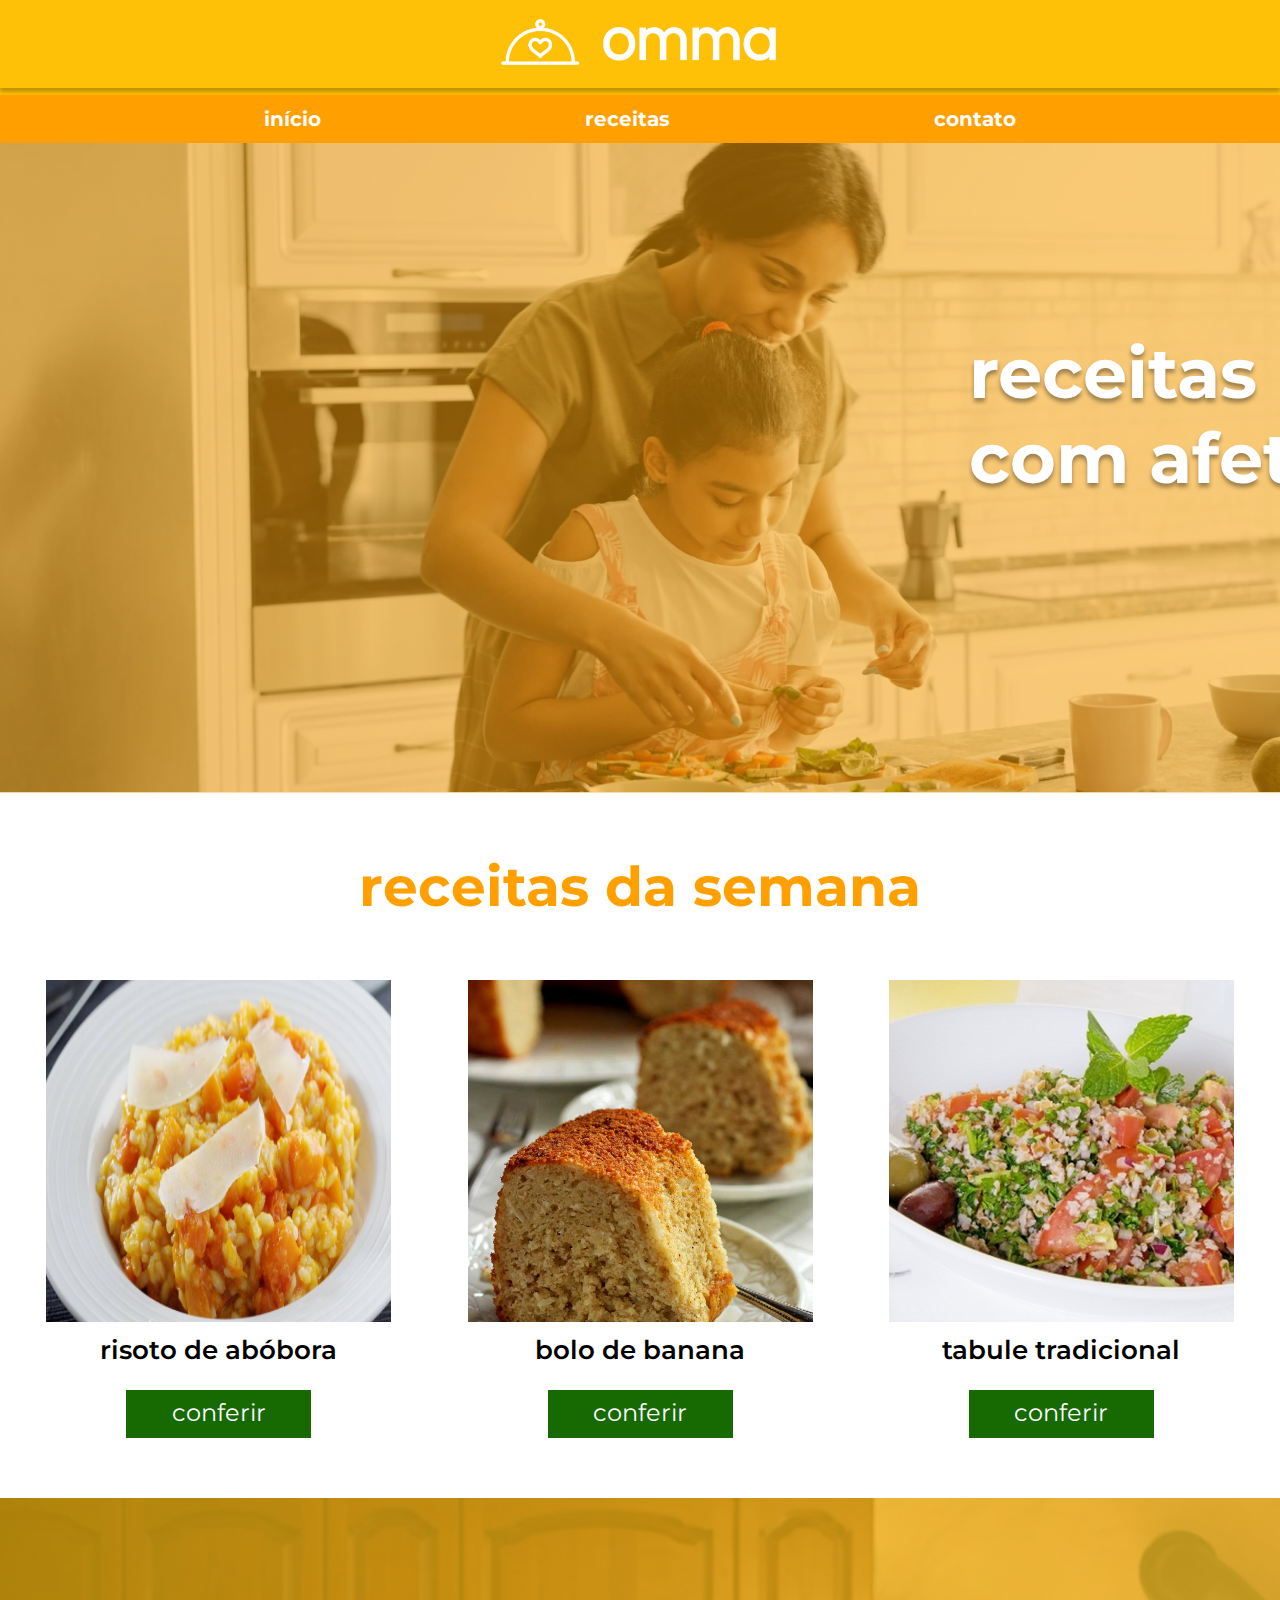
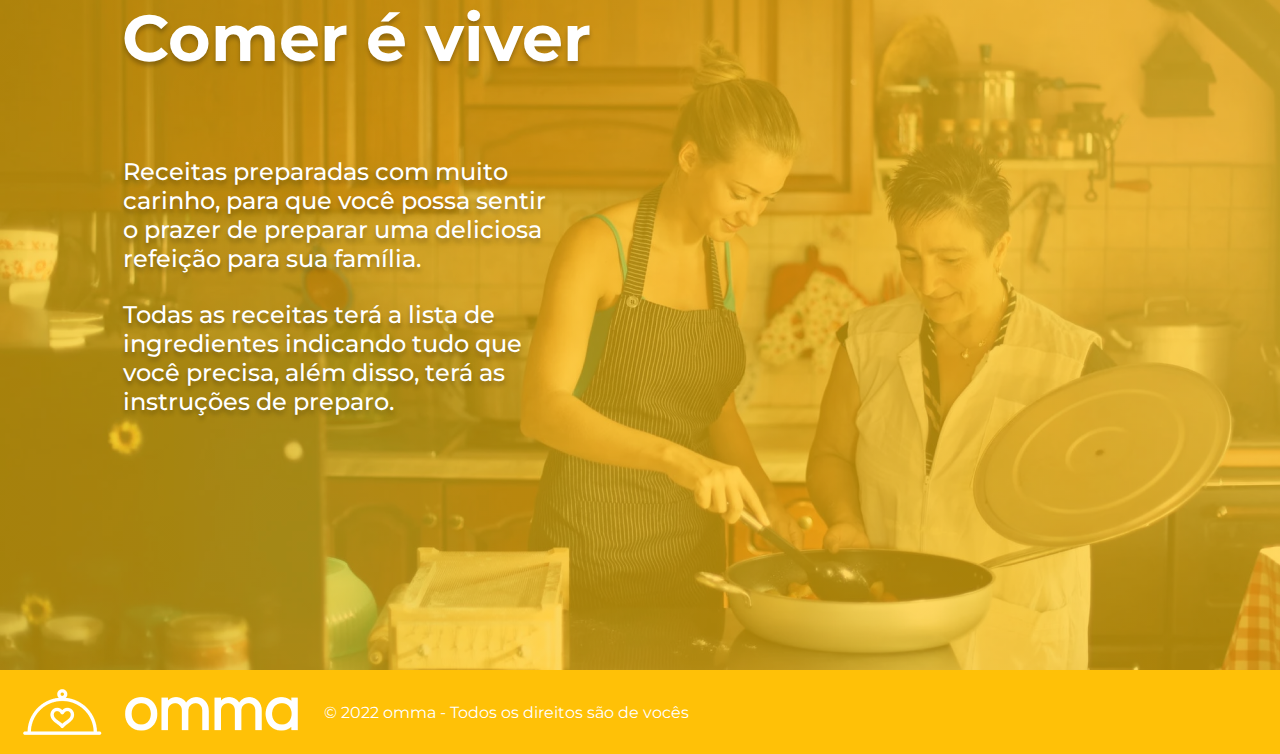
<file: paginas-html/index.html>
<!DOCTYPE html>
<html lang="pt-BR">
<head>
  <meta charset="UTF-8">
  <meta http-equiv="X-UA-Compatible" content="IE=edge">
  <meta name="viewport" content="width=device-width, initial-scale=1.0">
  <meta name="author" content="Fabi Boniolo">
  <!-- Fontes -->
  <link rel="preconnect" href="https://fonts.googleapis.com">
  <link rel="preconnect" href="https://fonts.gstatic.com" crossorigin>
  <link href="https://fonts.googleapis.com/css2?family=Montserrat:wght@300;400;500;600;700&display=swap" rel="stylesheet">
  <!-- Estilo -->
  <link rel="stylesheet" href="../estilo-css/style.css">
  <!-- Fim Estilo -->
  <title>Site de receitas Omma</title>
</head>
<body>
  <!-- Início Cabeçalho -->
  <header>
    <div class="foto-logo">
      <img src="../img-omma/logo.png" alt="foto logo do site">
    </div>
  </header>
  <!-- Fim Cabeçalho -->
  <!-- Início Navegação -->
  <nav>
    <ul class="navegacao">
      <li><a href="#">início</a></li>
      <li><a href="#">receitas</a></li>
      <li><a href="#">contato</a></li>
    </ul>
  </nav>
  <!-- Fim Navegação -->
  <!-- Início principal -->
  <main>
    <section class="foto-principal">
      <h1>receitas com afeto</h1>
    </section>
    <article>
      <h2 class="titulo">receitas da semana</h2>
      <article class="todas-receitas">
        <article class="foto-receitas">
          <img width="345" height="342" class="foto-receita" src="../img-omma/risoto.png" alt="Foto risoto de abóbora">
          <span class="descricao">risoto de abóbora</span>
          <a class="conferir" href="index.html" class="foto-receitas">conferir</a>
        </article>
        <article class="foto-receitas">
          <img width="345" height="342" class="foto-receita" src="../img-omma/bolo-banana.png" alt="Foto bolo de banana">
          <span class="descricao">bolo de banana</span>
          <a class="conferir" href="index.html" class="foto-receitas">conferir</a>
        </article>
        <article class="foto-receitas">
          <img width="345" height="342" class="foto-receita" src="../img-omma/tabule.png" alt="Foto tabule tradicional">
          <span class="descricao">tabule tradicional</span>
          <a class="conferir" href="index.html" class="foto-receitas">conferir</a>
        </article>
      </article>
  </main>
  <!-- Fim Principal -->
  <!-- Inicio conteudo secundário -->
  <section class="foto-comer-viver">
    <h2>Comer é viver</h2>
    <div class="paragrafos">
      <p>
        Receitas preparadas com muito
        carinho, para que você possa 
        sentir o prazer de preparar uma 
        deliciosa refeição para sua família.
      </p>
      <p class="paragrafo2">
        Todas as receitas terá a lista de 
        ingredientes indicando tudo que 
        você precisa, além disso, terá as 
        instruções de preparo.
      </p>
  </div>
  </section>
  <!-- Fim conteúdo Secundário -->
  <!-- Início rodapé -->
  <footer class="rodape" >
    <img src="../img-omma/logo footer.png" alt="logo rodapé">
    <p>© 2022 omma - Todos os direitos são de vocês</p>
</footer>
<!-- Fim rodapé -->
</body>
</html>
</file>
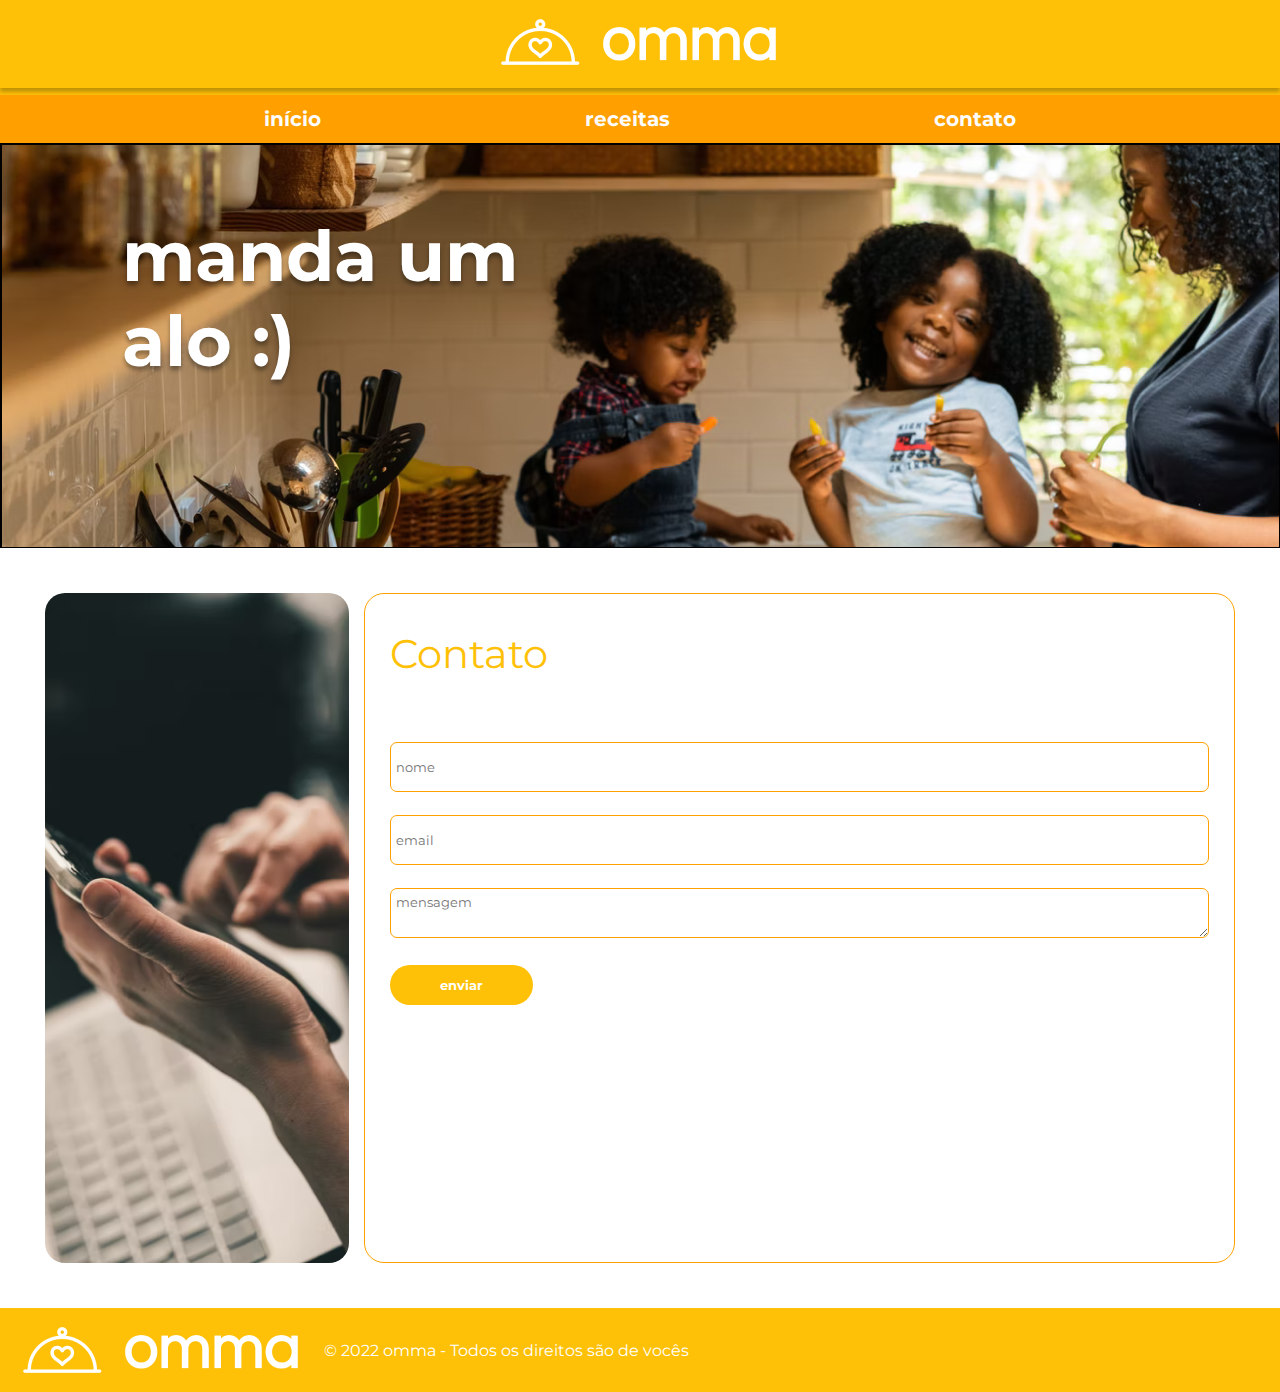
<file: paginas-html/contato.html>
<!DOCTYPE html>
<html lang="pt-BR">
<head>
  <meta charset="UTF-8">
  <meta http-equiv="X-UA-Compatible" content="IE=edge">
  <meta name="viewport" content="width=device-width, initial-scale=1.0">
  <meta name="author" content="Fabi Boniolo">
  <!-- Fontes -->
  <link rel="preconnect" href="https://fonts.googleapis.com">
  <link rel="preconnect" href="https://fonts.gstatic.com" crossorigin>
  <link href="https://fonts.googleapis.com/css2?family=Montserrat:wght@300;400;500;600;700&display=swap" rel="stylesheet">
  <!-- Estilo -->
  <link rel="stylesheet" href="../estilo-css/style.css">
  <!-- Fim Estilo -->
  <title>Site de receitas Omma</title>
</head>
<body>
  <!-- Início Cabeçalho -->
  <header>
    <div class="foto-logo">
      <img src="../img-omma/logo.png" alt="foto logo do site">
    </div>
  </header>
  <!-- Fim Cabeçalho -->
  <!-- Início Navegação -->
  <nav>
    <ul class="navegacao">
      <li><a href="#">início</a></li>
      <li><a href="#">receitas</a></li>
      <li><a href="#">contato</a></li>
    </ul>
  </nav>
  <!-- Fim Navegação -->
  <!-- Início principal -->
  <section id="secao-alo">
    <h1>manda um alo :)</h1>
  </section>
  <main class="principal-contato">
    <img src="../img-omma/celular.png" alt="">
    <form class="formulario" action="">
      <fieldset class="contorno">
        <legend class="legenda">Contato</legend>
        <div>
          <label class="entrada"></label>
          <input class="dados" type="text" name="nome" placeholder="nome" required>
        </div>

        <div>
          <label class="entrada"></label>
          <input class="dados" type="email" name="email" placeholder="email" required>
        </div>

        <div>
          <label class="entrada"></label>
          <textarea class="dados" name="mensagem" placeholder="mensagem" required id="" cols="30" rows="10"></textarea>
        </div>

        <div>
          <button class="botao" type="submit">enviar</button>
        </div>
    </fieldset>
    
    </form>
  </main>
<!-- fim principal -->
  
  <!-- Início rodapé -->
  <footer class="rodape" >
    <img src="../img-omma/logo footer.png" alt="logo rodapé">
    <p>© 2022 omma - Todos os direitos são de vocês</p>
  </footer>
<!-- Fim rodapé -->
</body>
</html>
</file>
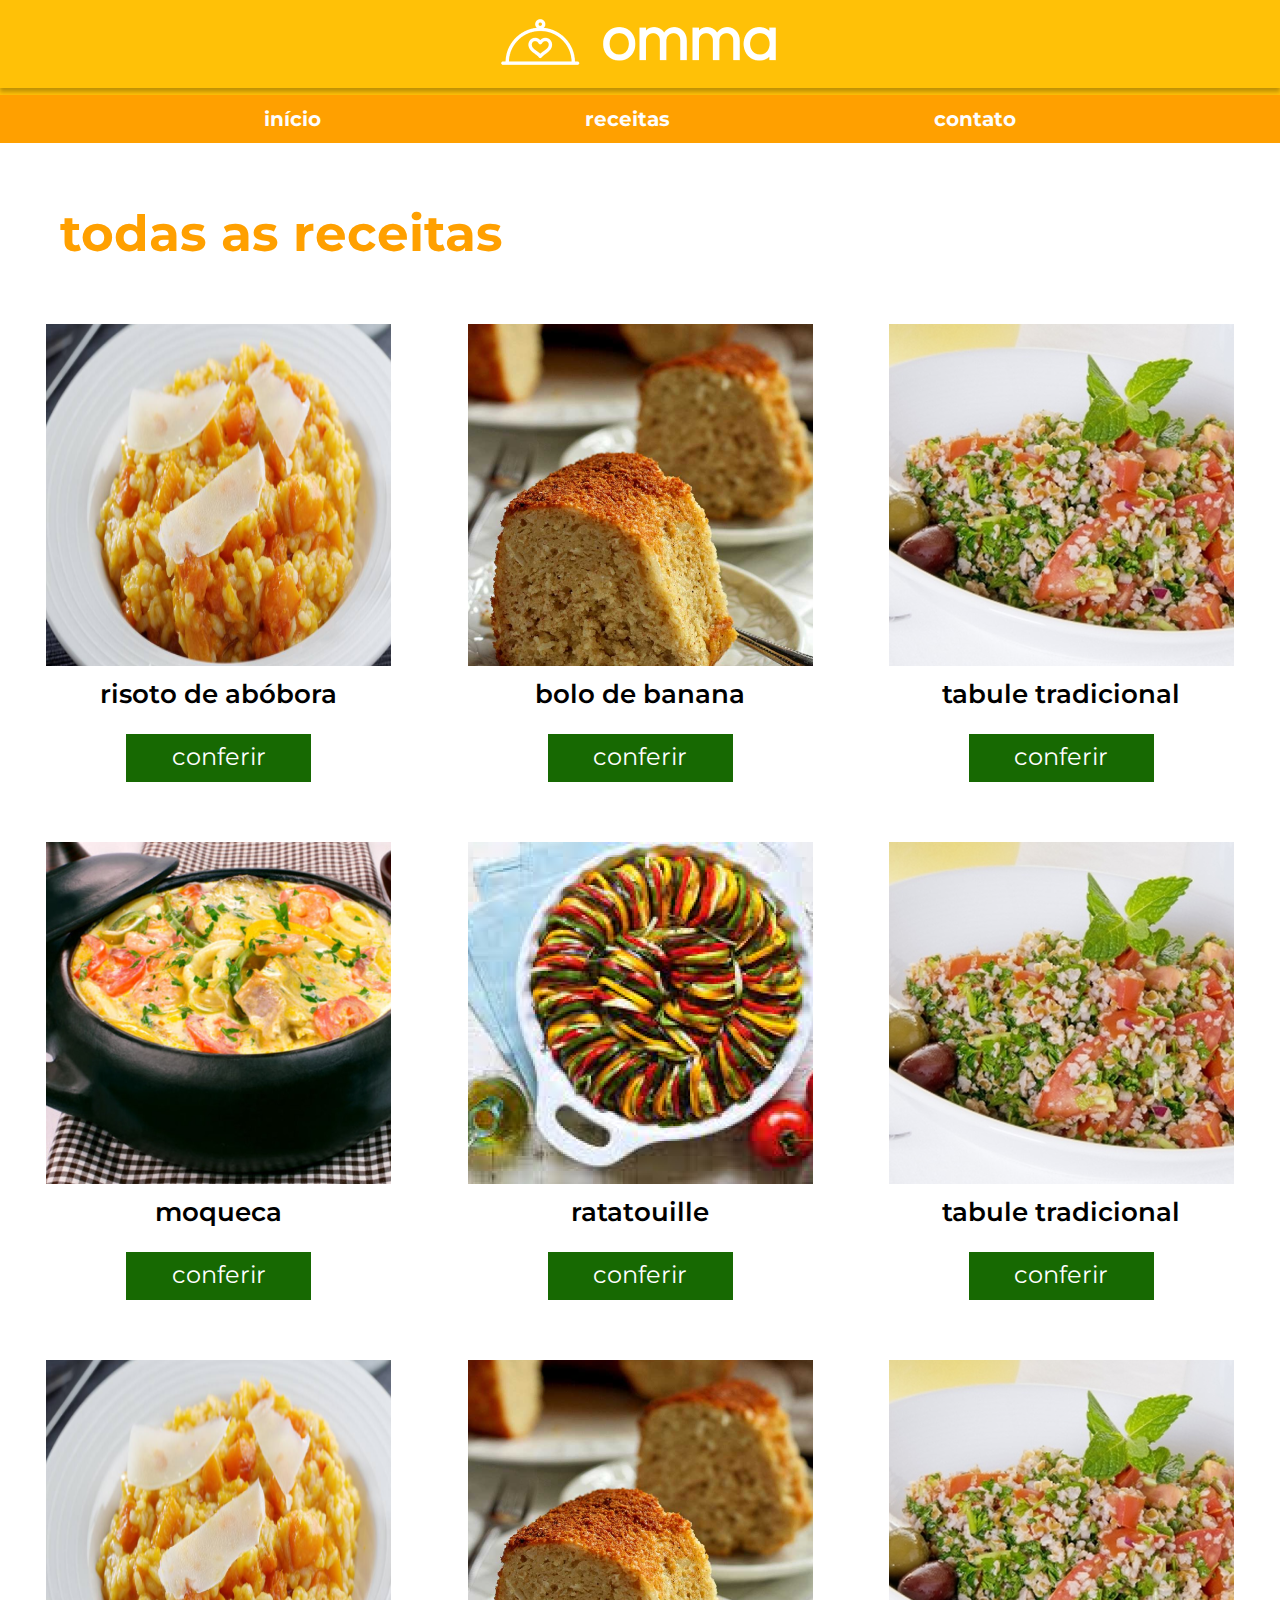
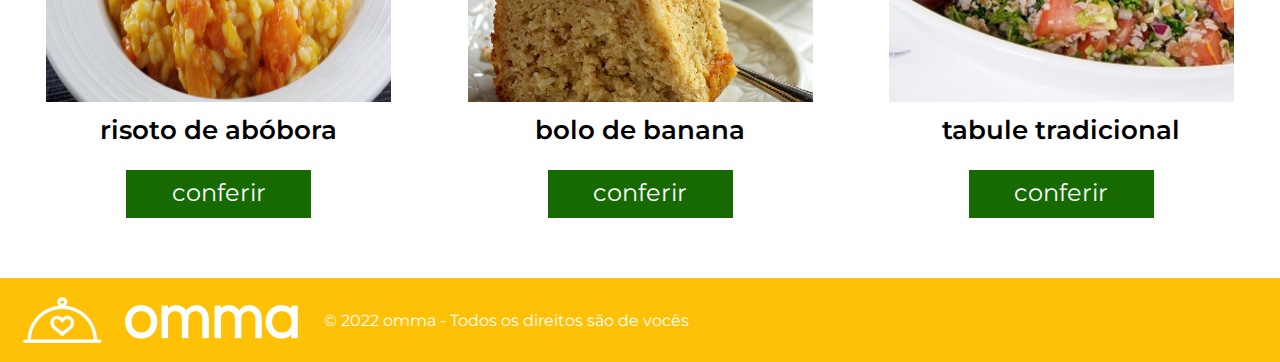
<file: paginas-html/lista-receitas.html>
<!DOCTYPE html>
<html lang="pt-BR">
<head>
  <meta charset="UTF-8">
  <meta http-equiv="X-UA-Compatible" content="IE=edge">
  <meta name="viewport" content="width=device-width, initial-scale=1.0">
  <meta name="author" content="Fabi Boniolo">
  <!-- Fontes -->
  <link rel="preconnect" href="https://fonts.googleapis.com">
  <link rel="preconnect" href="https://fonts.gstatic.com" crossorigin>
  <link href="https://fonts.googleapis.com/css2?family=Montserrat:wght@300;400;500;600;700&display=swap" rel="stylesheet">
  <!-- Estilo -->
  <link rel="stylesheet" href="../estilo-css/style.css">
  <!-- Fim Estilo -->
  <title>Site de receitas Omma</title>
</head>
<body>
  <!-- Início Cabeçalho -->
  <header>
    <div class="foto-logo">
      <img src="../img-omma/logo.png" alt="foto logo do site">
    </div>
  </header>
  <!-- Fim Cabeçalho -->
  <!-- Início Navegação -->
  <nav>
    <ul class="navegacao">
      <li><a href="#">início</a></li>
      <li><a href="#">receitas</a></li>
      <li><a href="#">contato</a></li>
    </ul>
  </nav>
  <!-- Fim Navegação -->
  <!-- Início principal -->
  <main>
    <article>
      <h1 class="titulo-h1">todas as receitas</h1>
      <article class="todas-receitas">
        <article class="foto-receitas">
          <img width="345" height="342" class="foto-receita" src="../img-omma/risoto.png" alt="Foto risoto de abóbora">
          <span class="descricao">risoto de abóbora</span>
          <a class="conferir" href="index.html" class="foto-receitas">conferir</a>
        </article>
        <article class="foto-receitas">
          <img width="345" height="342" class="foto-receita" src="../img-omma/bolo-banana.png" alt="Foto bolo de banana">
          <span class="descricao">bolo de banana</span>
          <a class="conferir" href="index.html" class="foto-receitas">conferir</a>
        </article>
        <article class="foto-receitas">
          <img width="345" height="342" class="foto-receita" src="../img-omma/tabule.png" alt="Foto tabule tradicional">
          <span class="descricao">tabule tradicional</span>
          <a class="conferir" href="index.html" class="foto-receitas">conferir</a>
        </article>
        <article class="foto-receitas">
          <img width="345" height="342" class="foto-receita" src="../img-omma/moqueca.png" alt="Foto moqueca">
          <span class="descricao">moqueca</span>
          <a class="conferir" href="index.html" class="foto-receitas">conferir</a>
        </article>
        <article class="foto-receitas">
          <img  width="345" height="342" class="foto-receita" src="../img-omma/ratatoulle.png" alt="Foto ratatouille">
          <span class="descricao">ratatouille</span>
          <a class="conferir" href="index.html" class="foto-receitas">conferir</a>
        </article>
        <article class="foto-receitas">
          <img  width="345" height="342" class="foto-receita" src="../img-omma/tabule.png" alt="Foto tabule tradicional">
          <span class="descricao">tabule tradicional</span>
          <a class="conferir" href="index.html" class="foto-receitas">conferir</a>
        </article>
        <article class="foto-receitas">
          <img  width="345" height="342" class="foto-receita" src="../img-omma/risoto.png" alt="Foto risoto de abóbora">
          <span class="descricao">risoto de abóbora</span>
          <a class="conferir" href="index.html" class="foto-receitas">conferir</a>
        </article>
        <article class="foto-receitas">
          <img  width="345" height="342" class="foto-receita" src="../img-omma/bolo-banana.png" alt="Foto bolo de banana">
          <span class="descricao">bolo de banana</span>
          <a class="conferir" href="index.html" class="foto-receitas">conferir</a>
        </article>
        <article class="foto-receitas">
          <img width="345" height="342" class="foto-receita" src="../img-omma/tabule.png" alt="Foto tabule tradicional">
          <span class="descricao">tabule tradicional</span>
          <a class="conferir"  href="index.html" class="foto-receitas">conferir</a>
        </article>
      </article>
    </article>
  </main>
  <!-- Fim Principal -->
  <!-- Início rodapé -->
  <footer class="rodape" >
    <img src="../img-omma/logo footer.png" alt="logo rodapé">
    <p>© 2022 omma - Todos os direitos são de vocês</p>
</footer>
<!-- Fim rodapé -->
</body>
</html>
</file>
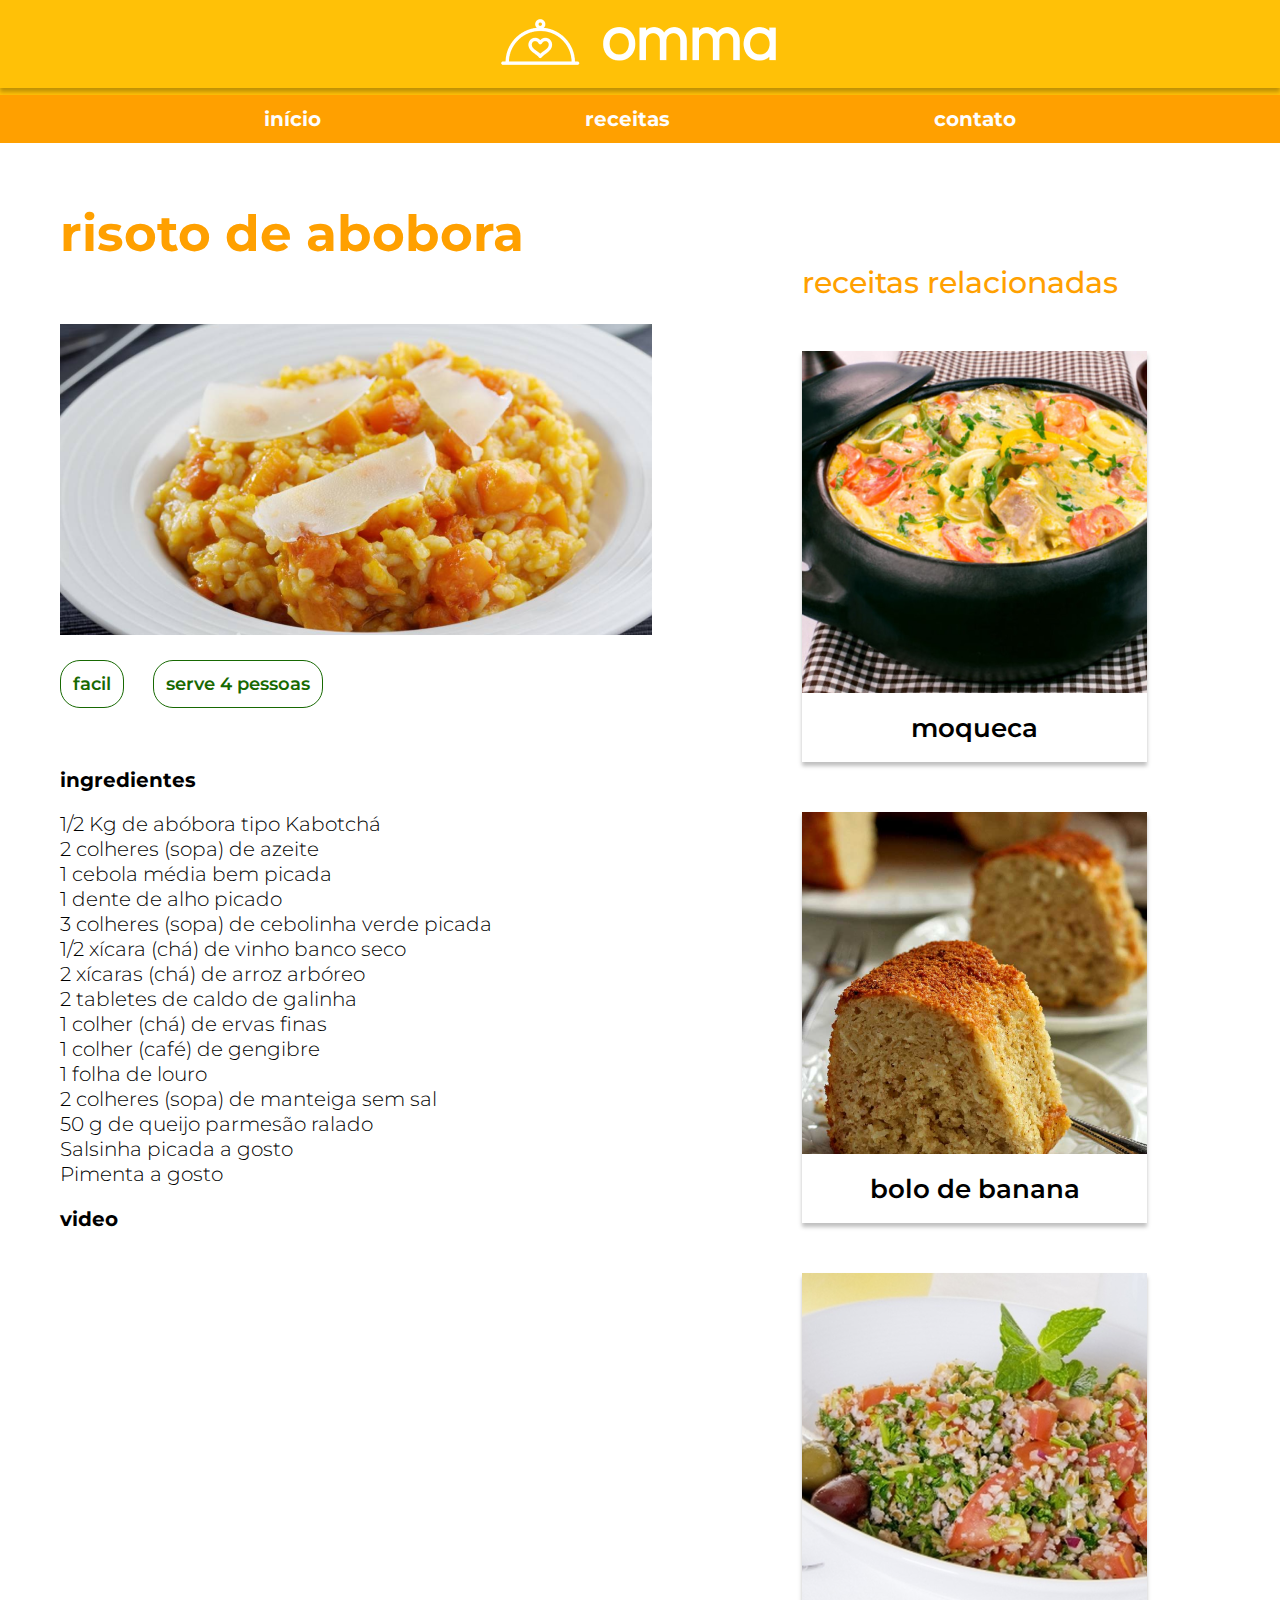
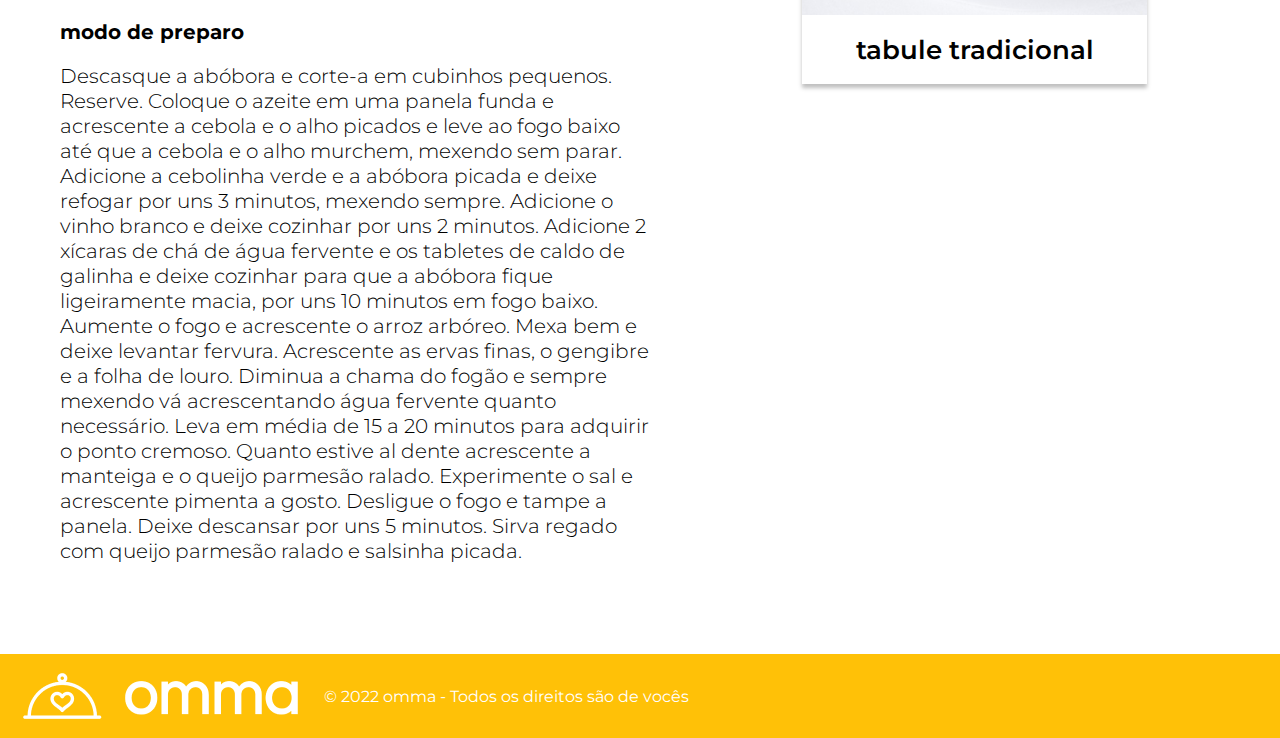
<file: paginas-html/risoto.html>
<!DOCTYPE html>
<html lang="pt-BR">
<head>
  <meta charset="UTF-8">
  <meta http-equiv="X-UA-Compatible" content="IE=edge">
  <meta name="viewport" content="width=device-width, initial-scale=1.0">
  <meta name="author" content="Fabi Boniolo">
  <!-- Fontes -->
  <link rel="preconnect" href="https://fonts.googleapis.com">
  <link rel="preconnect" href="https://fonts.gstatic.com" crossorigin>
  <link href="https://fonts.googleapis.com/css2?family=Montserrat:wght@300;400;500;600;700&display=swap" rel="stylesheet">
  <!-- Estilo -->
  <link rel="stylesheet" href="../estilo-css/style.css">
  <!-- Fim Estilo -->
  <title>Site de receitas Omma</title>
</head>
<body>
  <!-- Início Cabeçalho -->
  <header>
    <div class="foto-logo">
      <img src="../img-omma/logo.png" alt="foto logo do site">
    </div>
  </header>
  <!-- Fim Cabeçalho -->
  <!-- Início Navegação -->
  <nav>
    <ul class="navegacao">
      <li><a href="#">início</a></li>
      <li><a href="#">receitas</a></li>
      <li><a href="#">contato</a></li>
    </ul>
  </nav>
  <!-- Fim Navegação -->
  <!-- Início principal -->
  <main class="principal">
    <article>
        <section class="secao-principal">
            <h1 class="titulo-h1">risoto de abobora</h1>
            <picture>
                <img width="592" height="311" class="foto-risoto" src="../img-omma/risoto.png" alt="risoto de abobora">
            </picture>
        <span class="bt">facil</span> <span class="bt">serve 4 pessoas</span>
        </section>
    </article>
    <section class="ingredientes">
        <h3 class="subtitulo"> ingredientes </h3>
        <ul>
            <li>1/2 Kg de abóbora tipo Kabotchá</li>
            <li>2 colheres (sopa) de azeite</li>
            <li>1 cebola média bem picada</li>
            <li>1 dente de alho picado</li>
            <li>3 colheres (sopa) de cebolinha verde picada</li>
            <li>1/2 xícara (chá) de vinho banco seco</li>
            <li>2 xícaras (chá) de arroz arbóreo</li>
            <li>2 tabletes de caldo de galinha</li>
            <li>1 colher (chá) de ervas finas</li>
            <li>1 colher (café) de gengibre</li>
            <li>1 folha de louro</li>
            <li>2 colheres (sopa) de manteiga sem sal</li>
            <li>50 g de queijo parmesão ralado</li>
            <li>Salsinha picada a gosto</li>
            <li>Pimenta a gosto</li>
        </ul>
        </section>
    <section>
        <h3 class="subtitulo">video</h3>
        <iframe class="video" width="560" height="315" src="https://www.youtube.com/embed/Mxc3RQE4yAg"
            title="YouTube video player" frameborder="0"
            allow="accelerometer; autoplay; clipboard-write; encrypted-media; gyroscope; picture-in-picture"
            allowfullscreen></iframe>
    </section>
    <article>
        <h3 class="subtitulo">modo de preparo</h3>
        <p class="modo-de-preparo">
            Descasque a abóbora e corte-a em cubinhos pequenos.
            Reserve. Coloque o azeite em uma panela funda
            e acrescente a cebola e o alho picados e leve
            ao fogo baixo até que a cebola e o alho murchem,
            mexendo sem parar. Adicione a cebolinha verde e a
            abóbora picada e deixe refogar por uns 3 minutos,
            mexendo sempre. Adicione o vinho branco e deixe
            cozinhar por uns 2 minutos. Adicione 2 xícaras
            de chá de água fervente e os tabletes de caldo
            de galinha e deixe cozinhar para que a abóbora
            fique ligeiramente macia, por uns 10 minutos em fogo baixo.
            Aumente o fogo e acrescente o arroz arbóreo. Mexa bem e deixe levantar fervura.
            Acrescente as ervas finas, o gengibre e a folha de louro. Diminua a chama do fogão e sempre mexendo vá
            acrescentando água fervente quanto necessário. Leva em média de 15 a 20 minutos para adquirir o ponto
            cremoso. Quanto estive al dente acrescente a manteiga e o queijo parmesão ralado. Experimente o sal e
            acrescente pimenta a gosto. Desligue o fogo e tampe a panela. Deixe descansar por uns 5 minutos.
            Sirva regado com queijo parmesão ralado
            e salsinha picada.
        </p>
    </article>
</main>
<!-- fim principal -->
<!-- Início receitas ralacionadas -->
<aside class="receita-a-direita">
    <h2 class="subtitulo-receita-direita">receitas relacionadas</h2>
    <div class="receitas-relacionadas">
    <img width="345" height="342" src="../img-omma/moqueca.png" alt="moqueca">
        <p>moqueca</p>
    </div>
    <div class="receitas-relacionadas">
        <img width="345" height="342" src="../img-omma/bolo-banana.png" alt="bolo de banana">
        <p>bolo de banana</p>
    </div>
    <div class="receitas-relacionadas">
        <img width="345" height="342" src="../img-omma/tabule.png" alt="tabule tradicional">
        <p>tabule tradicional</p>
    </div>
</aside>
<!-- Fim receitas ralacionadas -->
  <!-- Início rodapé -->
  <footer class="rodape" >
    <img src="../img-omma/logo footer.png" alt="logo rodapé">
    <p>© 2022 omma - Todos os direitos são de vocês</p>
</footer>
<!-- Fim rodapé -->
</body>
</html>
</file>
<file: estilo-css/style.css>
/* RESET */
* {
  margin: 0;
  padding: 0;
  box-sizing: border-box;
  list-style: none;
  text-decoration: none;
  font-family: 'Montserrat', sans-serif;
}
/* Página Index */
/* Global - Cabeçalho - Header*/
header {
  background: #ffc107;
  width: 100%;
  height: 95px;
  text-align: center;
}

header div {
  box-shadow: 0px 4px 4px rgba(0, 0, 0, 0.25);
}
/* Global - Cabeçalho Navegação - Nav*/
.navegacao {
  display: flex;
  flex-direction: row;
  align-items: center;
  justify-content: space-evenly;
  width: 100%;
  height: 48px;
  background: #ffa000;
}

.navegacao a {
  color: #fdfdfd;
  font-style: normal;
  font-weight: 700;
  font-size: 20px;
  line-height: 24px;
}

/*Principal - Main */
.foto-principal {
  background: linear-gradient(
      0deg,
      rgba(255, 160, 0, 0.3),
      rgba(255, 160, 0, 0.3)
    ),
    url('../img-omma/receita-afeto.png');
  background-size: cover;
  background-repeat: no-repeat;
  height: 650px;
  width: 100%;
}

.foto-principal h1 {
  position: absolute;
  color: #ffffff;
  font-style: normal;
  font-weight: 700;
  font-size: 70px;
  line-height: 85px;
  text-shadow: 0px 4px 4px rgba(0, 0, 0, 0.36);
  width: 370px;
  height: 170px;
  left: 969px;
  top: 331px;
}

.titulo {
  color: #ffa000;
  text-align: center;
  font-style: normal;
  font-weight: 700;
  font-size: 55px;
  line-height: 67px;
  margin: 60px 0;
}

.todas-receitas {
  display: flex;
  flex-wrap: wrap;
  justify-content: space-evenly;
}

.foto-receitas {
  justify-content: center;
  flex-wrap: wrap;
  margin: 0 30px 60px 30px;
}

.foto-receitas .foto-receita {
  display: block;
  justify-content: center;
  flex-wrap: wrap;
  margin: 0 0 12px;
}

.foto-receitas .descricao {
  display: block;
  text-align: center;
  font-size: 26px;
  font-weight: 600;
  margin: 0 0 24px;
}

.foto-receitas .conferir {
  display: block;
  text-align: center;
  padding: 8px;
  margin: 0 auto;
  color: #fff;
  background-color: #176902;
  font-size: 24px;
  width: 185px;
  height: 48px;
}

.foto-comer-viver {
  background: linear-gradient(
      0deg,
      rgba(255, 193, 7, 0.4),
      rgba(255, 193, 7, 0.4)
    ),
    url('../img-omma/comer-viver.png');
  width: 100%;
  height: 772px;
  left: 0px;
  top: 1625px;
}

.foto-comer-viver h2 {
  color: #ffffff;
  text-shadow: 0px 4px 4px rgba(0, 0, 0, 0.25);
  font-style: normal;
  font-weight: 700;
  font-size: 65px;
  line-height: 79px;
  position: absolute;
  width: 588px;
  height: 96px;
  left: 122px;
  top: 1598px;
}

.paragrafos p {
  position: absolute;
  width: 424px;
  height: 333px;
  left: 123px;
  top: 1757px;
  font-style: normal;
  font-weight: 500;
  font-size: 24px;
  line-height: 29px;
  color: #ffffff;
  text-shadow: 0px 4px 4px rgba(0, 0, 0, 0.25);
}

.paragrafos .paragrafo2 {
  top: 1900px;
}
/* Fim-Página-Index */

/* Global - Rodapé - Footer */
.rodape {
  display: flex;
  align-items: center;
  width: 100%;
  background-color: #ffc107;
}

.rodape img {
  background-color: #ffc107;
}

.rodape p {
  background-color: #ffc107;
  color: #ffffff;
}

/* Página - LISTA RECEITAS */

.titulo-h1 {
  color: #ffa000;
  margin: 60px;
  font-style: normal;
  font-weight: 700;
  font-size: 50px;
  line-height: 61px;
}

/* PÁGINA RISOTO DE ABÓBORA */
.foto-risoto {
  margin: 0 60px;
  display: block;
  background: #c4c4c4;
}

.bt {
  display: inline-block;
  margin: 25px -35px 40px 60px;
  border: 1px solid #176902;
  border-radius: 20px;
  line-height: 22px;
  padding: 12px;
  font-size: 18px;
  font-weight: 600;
  text-align: center;
  color: #176902;
  transition: 0.8s;
}

.bt:hover {
  text-decoration: underline;
}

.subtitulo {
  font-size: 20px;
  font-weight: 700;
  margin: 20px 60px;
}

.ingredientes ul li {
  font-size: 20px;
  line-height: 25px;
  font-weight: 300;
  margin: 0 60px;
}

.video {
  margin: 30px 0px 0 60px;
  font-weight: 700;
}

.modo-de-preparo {
  font-size: 20px;
  font-weight: 300;
  line-height: 25px;
  margin: 20px 0 90px 60px;
  width: 590px;
}

/* Página risoto de abóbora - Receitas relacionadas a direita */
.receita-a-direita {
  float: right;
  margin: -1990px 133px 0 0;
}

.subtitulo-receita-direita {
  font-style: normal;
  font-weight: 500;
  font-size: 30px;
  line-height: 37px;
  color: #ffa000;
}

.receitas-relacionadas {
  margin-top: 50px;
  width: 345px;
  height: 411px;
  background: #ffffff;
  box-shadow: 0px 4px 4px rgba(0, 0, 0, 0.25);
}

.receitas-relacionadas p {
  text-align: center;
  font-size: 26px;
  font-weight: 600;
  margin-top: 15px;
}

/* Página CONTATO */

#secao-alo {
  background: url('../img-omma/alo.png');
  width: 100%;
  height: 405px;
  border: 1px solid #000000;
}

#secao-alo h1 {
  position: absolute;
  width: 419px;
  height: 170px;
  left: 122px;
  top: 214px;
  font-style: normal;
  font-weight: 700;
  font-size: 70px;
  line-height: 85px;
  color: #ffffff;
  text-shadow: 0px 4px 4px rgba(0, 0, 0, 0.36);
}

.principal-contato {
  display: flex;
  justify-content: center;
  padding: 45px;
}

.principal-contato img {
  border-radius: 20px;
  width: 350px;
  height: 670px;
}

.formulario {
  display: flex;
  flex-grow: 1;
  width: 100%;
}

.contorno {
  background: #ffffff;
  display: flex;
  flex-direction: column;
  align-items: stretch;
  flex-grow: 1;
  padding: 25px;
  margin-left: 15px;
  border: 1px solid #ffa000;
  border-radius: 20px;
}

.legenda {
  display: block;
  float: left;
  clear: both;
  margin: 0 0 64px;
  font-size: 40px;
  padding-top: 10px;

  color: #ffc107;
}

.dados {
  box-sizing: border-box;
  height: 50px;
  padding: 5px;
  margin-bottom: 23px;
  border: 1px solid #ffa000;
  border-radius: 7px;
  width: 100%;
}

.botao {
  background: #ffc107;
  border-radius: 50px;
  color: #ffffff;
  padding: 12px 50px;
  border: none;
  font-weight: 700;
}
</file>
